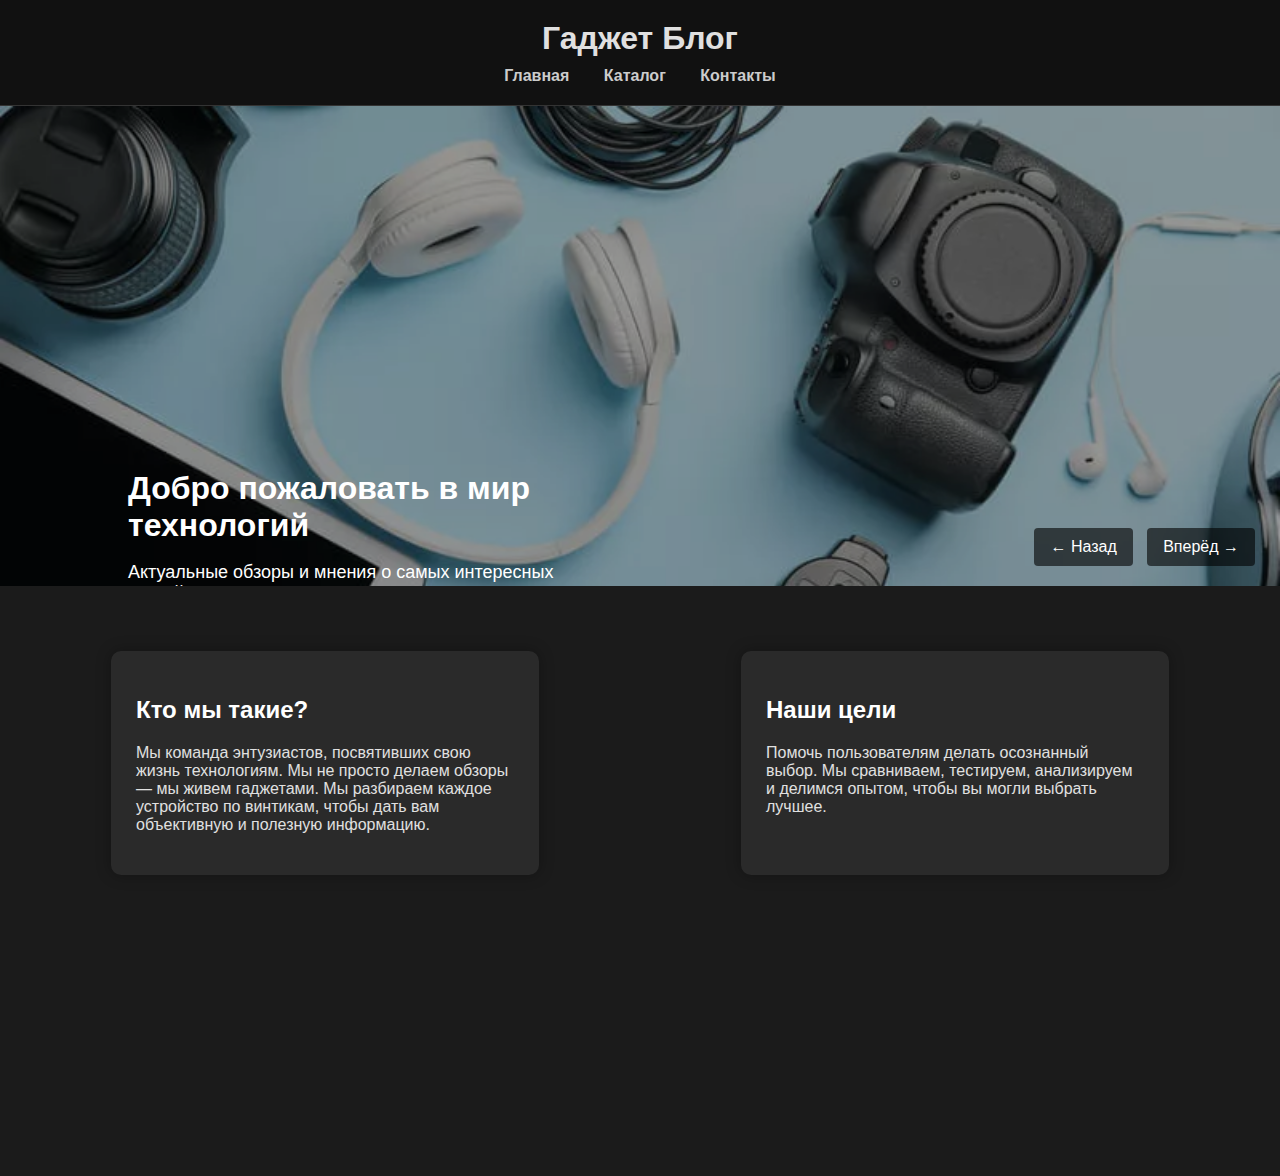
<file: index.html>
<!DOCTYPE html>
<html lang="ru">
<head>
  <meta charset="UTF-8" />
  <meta name="viewport" content="width=device-width, initial-scale=1.0"/>
  <title>Гаджет Блог | Главная</title>
  <link rel="stylesheet" href="style.css" />
</head>
<body>
  <header>
    <div class="container">
      <h1>Гаджет Блог</h1>
      <nav>
      <a href="index.html">Главная</a>
      <a href="catalog.html">Каталог</a>
      <a href="contact.html">Контакты</a>
    </nav>
    </div>
  </header>

  <section class="slider">
  <div class="slide active">
    <img src="images/slide1.webp" alt="Баннер 1" />
    <div class="slide-text">
      <h2>Добро пожаловать в мир технологий</h2>
      <p>Актуальные обзоры и мнения о самых интересных устройствах нашего времени.</p>
    </div>
  </div>

  <div class="slide">
    <img src="images/slide2.webp" alt="Баннер 2" />
    <div class="slide-text">
      <h2>Сравнения и тесты устройств</h2>
      <p>Мы делаем честные обзоры, чтобы вы могли выбрать лучшее.</p>
    </div>
  </div>

  <div class="slide">
    <img src="images/slide3.jpg" alt="Баннер 3" />
    <div class="slide-text">
      <h2>Глубокие обзоры смартфонов и гаджетов</h2>
      <p>Узнайте, что скрывается за техническими характеристиками.</p>
    </div>
  </div>

  <div class="slider-controls">
    <button class="slider-prev">← Назад</button>
    <button class="slider-next">Вперёд →</button>
  </div>
</section>


  <section class="info">
    <div class="info-block scroll-ready left">
      <h2>Кто мы такие?</h2>
      <p>Мы команда энтузиастов, посвятивших свою жизнь технологиям. Мы не просто делаем обзоры — мы живем гаджетами. Мы разбираем каждое устройство по винтикам, чтобы дать вам объективную и полезную информацию.</p>
    </div>
    <div class="info-block scroll-ready right">
      <h2>Наши цели</h2>
      <p>Помочь пользователям делать осознанный выбор. Мы сравниваем, тестируем, анализируем и делимся опытом, чтобы вы могли выбрать лучшее.</p>
    </div>
    <div class="info-block scroll-ready left">
      <h2>Что вы найдёте у нас?</h2>
      <ul>
        <li>Глубокие обзоры смартфонов, ноутбуков, смарт-часов и аксессуаров</li>
        <li>Сравнительные тесты и рейтинги</li>
        <li>Технологические новости и аналитика</li>
      </ul>
    </div>
  </section>
  <script src="script.js"></script>
</body>
</html>
</file>
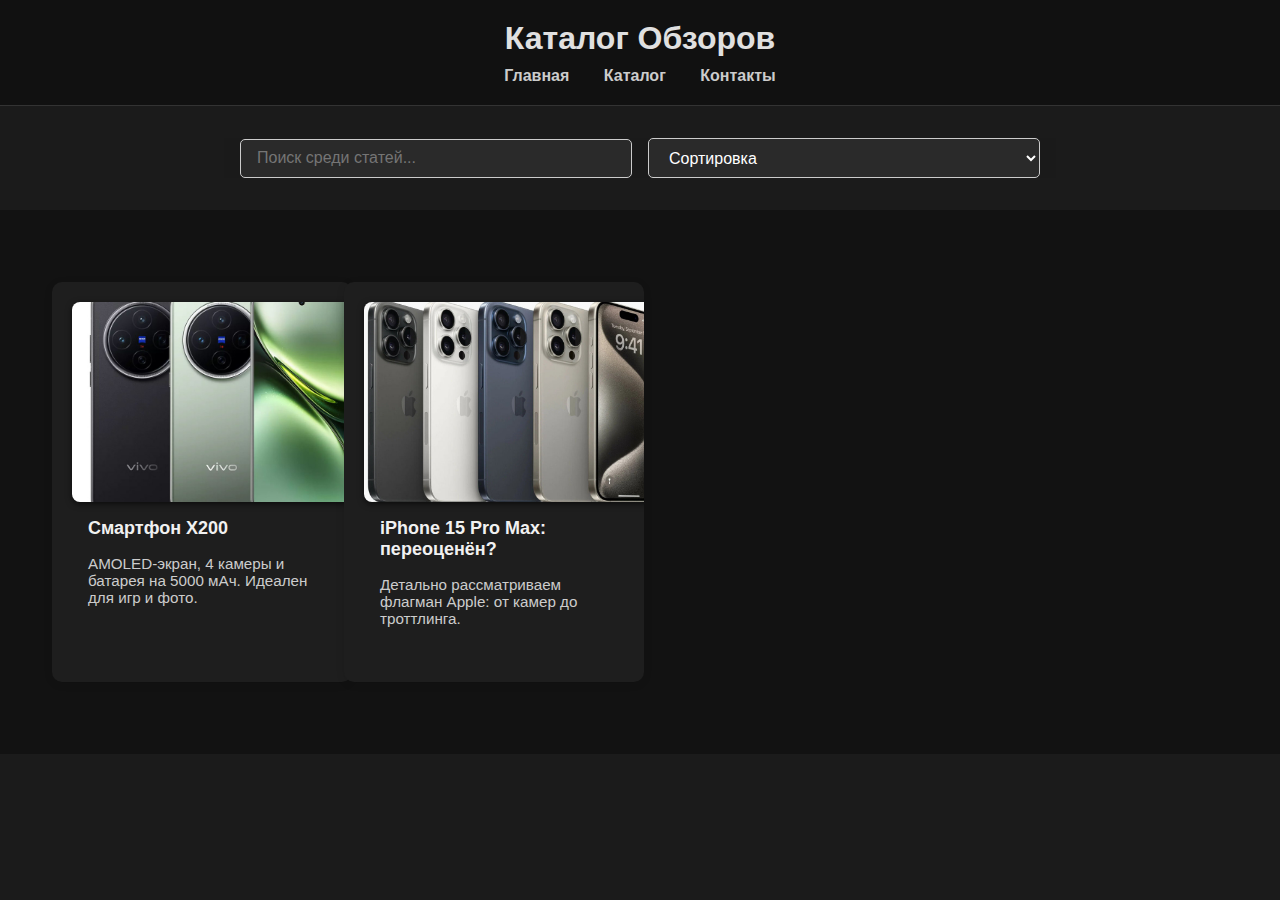
<file: catalog.html>
<!DOCTYPE html>
<html lang="ru">
<head>
  <meta charset="UTF-8" />
  <meta name="viewport" content="width=device-width, initial-scale=1.0"/>
  <title>Гаджет Блог | Каталог</title>
  <link rel="stylesheet" href="style.css" />

</head>
<body>
  <header>
    <div class="container">
      <h1>Каталог Обзоров</h1>
      <nav>
        <a href="index.html">Главная</a>
        <a href="catalog.html">Каталог</a>
        <a href="contact.html">Контакты</a>
      </nav>
    </div>
  </header>

  <section class="search-sort">
  <input type="text" placeholder="Поиск среди статей..." id="searchField" />
  <select id="sortSelect">
    <option value="default">Сортировка</option>
    <option value="title">По названию (А-Я)</option>
    <option value="rating">По рейтингу (по убыванию)</option>
  </select>
</section>


  <section class="catalog">
    <div class="items">

      <div class="item" data-name="x200" data-price="499">
        <a href="item.html">
          <img src="images/x200_main.jpg" alt="Смартфон X200">
          <h3>Смартфон X200</h3>
          <p>AMOLED-экран, 4 камеры и батарея на 5000 мАч. Идеален для игр и фото.</p>
        </a>
      </div>

      <div class="item" data-category="смартфоны" data-rating="5">
        <a href="item.html">
          <img src="images/iphone15.jpg" alt="iPhone 15 Pro Max" />
          <h3>iPhone 15 Pro Max: переоценён?</h3>
          <p>Детально рассматриваем флагман Apple: от камер до троттлинга.</p>
        </a>
      </div>

      <div class="item" data-category="ноутбуки" data-rating="4">
        <a href="*">
          <img src="images/zenbook-vs-mac.jpg" alt="ASUS vs MacBook" />
          <h3>ASUS ZenBook 14 vs MacBook Air M2</h3>
          <p>Сравнение для учёбы и работы: кто победит в битве ультрабуков?</p>
        </a>
      </div>

      <div class="item" data-category="смарт-часы" data-rating="3">
        <a href="*">
          <img src="images/galaxywatch6.jpg" alt="Galaxy Watch 6" />
          <h3>Galaxy Watch 6 — шаг вперёд?</h3>
          <p>Что нового в сравнении с предыдущей моделью? Разбираем обновления.</p>
        </a>
      </div>

      <div class="item" data-category="гарнитуры" data-rating="4">
        <a href="*">
          <img src="images/sony-wh1000xm5.jpg" alt="Sony WH-1000XM5" />
          <h3>Sony WH-1000XM5 — звук без компромиссов</h3>
          <p>Тестируем шумоподавление, звук, микрофон и автономность.</p>
        </a>
      </div>

      <div class="item" data-category="планшеты" data-rating="2">
        <a href="*">
          <img src="images/ipad10.png" alt="iPad 10" />
          <h3>iPad 10 — странная эволюция</h3>
          <p>Спорные решения Apple: интерфейс, аксессуары, цена.</p>
        </a>
      </div>


    </div>
  </section>
  <script src="catalog.js"></script>
</body>
</html>
</file>
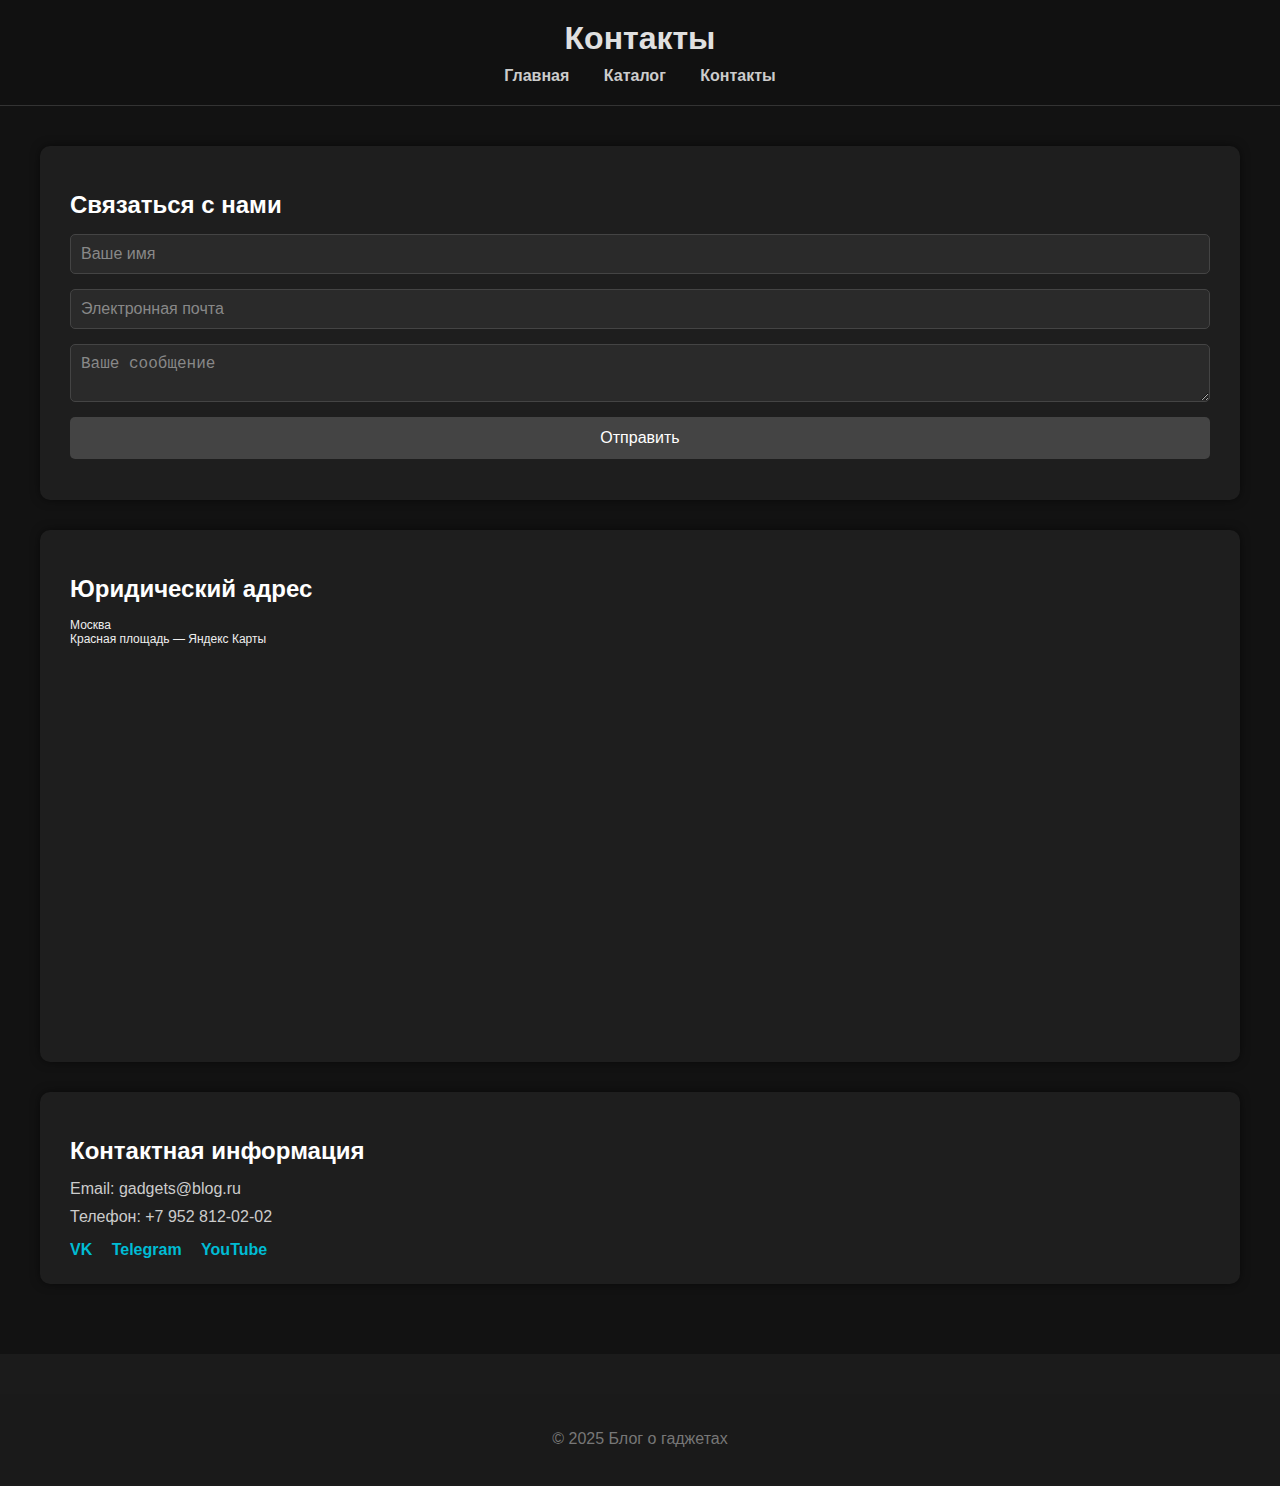
<file: contact.html>
<!DOCTYPE html>
<html lang="ru">
<head>
  <meta charset="UTF-8" />
  <meta name="viewport" content="width=device-width, initial-scale=1.0"/>
  <title>Контакты</title>
  <link rel="stylesheet" href="style.css" />
</head>
<body>
  <header>
    <h1>Контакты</h1>
    <nav>
      <a href="index.html">Главная</a>
      <a href="catalog.html">Каталог</a>
      <a href="contact.html">Контакты</a>
    </nav>
  </header>

  <main class="contact-page">
    <section class="contact-form">
      <h2>Связаться с нами</h2>
      <form id="contactForm" novalidate>
        <input type="text" id="name" placeholder="Ваше имя" required />
        <input type="email" id="email" placeholder="Электронная почта" required />
        <textarea id="message" placeholder="Ваше сообщение" required></textarea>
        <button type="submit">Отправить</button>
      </form>
      <p id="formMessage"></p>
    </section>

    <section class="map">
      <h2>Юридический адрес</h2>
        <div style="position:relative;overflow:hidden;"><a href="https://yandex.ru/maps/213/moscow/?utm_medium=mapframe&utm_source=maps" style="color:#eee;font-size:12px;position:absolute;top:0px;">Москва</a><a href="https://yandex.ru/maps/213/moscow/geo/krasnaya_ploshchad/1520633025/?indoorLevel=1&ll=37.620941%2C55.753575&utm_medium=mapframe&utm_source=maps&z=17.08" style="color:#eee;font-size:12px;position:absolute;top:14px;">Красная площадь — Яндекс Карты</a><iframe src="https://yandex.ru/map-widget/v1/?indoorLevel=1&ll=37.620941%2C55.753575&mode=search&ol=geo&ouri=ymapsbm1%3A%2F%2Fgeo%3Fdata%3DCgoxNTIwNjMzMDI1EjnQoNC-0YHRgdC40Y8sINCc0L7RgdC60LLQsCwg0JrRgNCw0YHQvdCw0Y8g0L_Qu9C-0YnQsNC00YwiCg0dfBZCFaIDX0I%2C&z=17.08" width="560" height="400" frameborder="1" allowfullscreen="true" style="position:relative;"></iframe></div>    </section>

    <section class="contacts">
      <h2>Контактная информация</h2>
      <p>Email: gadgets@blog.ru</p>
      <p>Телефон: +7 952 812-02-02</p>
      <div class="socials">
        <a href="https://vk.com" target="_blank" rel="noopener noreferrer">VK</a>
        <a href="https://t.me" target="_blank" rel="noopener noreferrer">Telegram</a>
        <a href="https://youtube.com" target="_blank" rel="noopener noreferrer">YouTube</a>
      </div>
    </section>
  </main>
  <footer>
    <p>&copy; 2025 Блог о гаджетах</p>
  </footer>
    <script src="contact.js"></script>
</body>
</html>
</file>
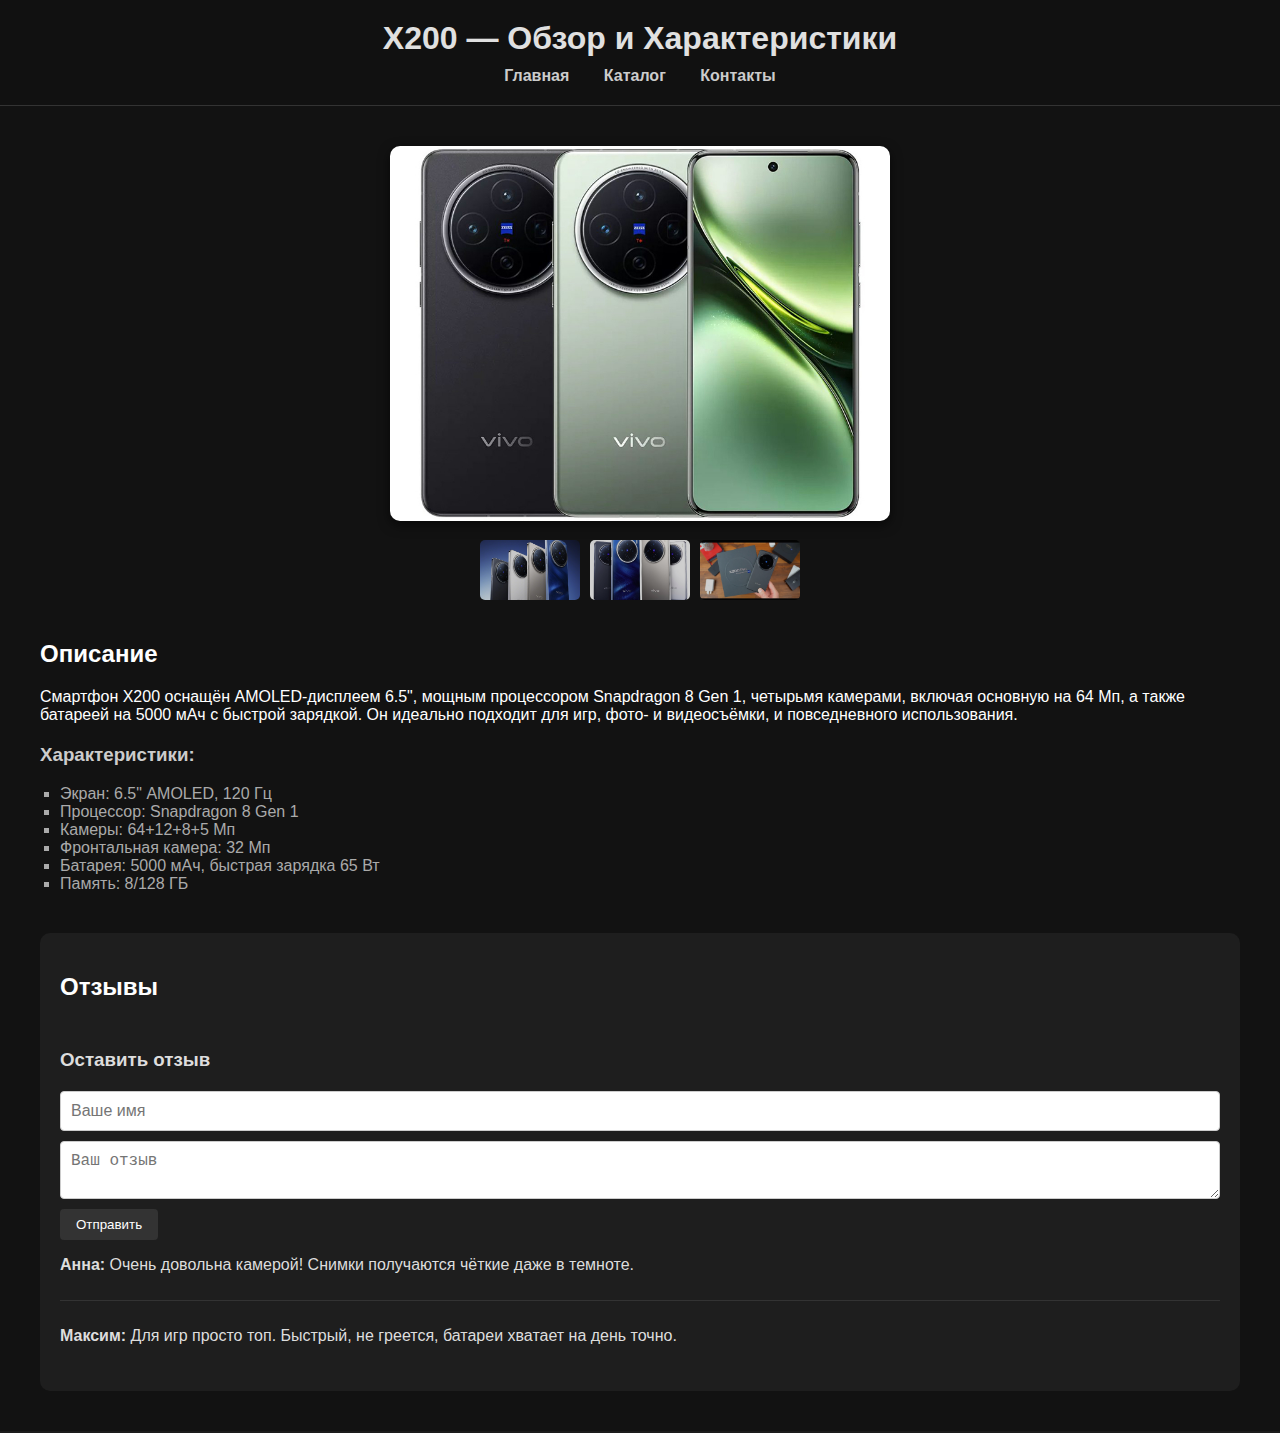
<file: item.html>
<!DOCTYPE html>
<html lang="ru">
<head>
  <meta charset="UTF-8" />
  <meta name="viewport" content="width=device-width, initial-scale=1.0"/>
  <title>X200 — Обзор и характеристики</title>
  <link rel="stylesheet" href="style.css" />
</head>
<body>
  <header>
    <div class="container">
      <h1>X200 — Обзор и Характеристики</h1>
      <nav>
        <a href="index.html">Главная</a>
        <a href="catalog.html">Каталог</a>
        <a href="contact.html">Контакты</a>
      </nav>
    </div>
  </header>

  <main class="product-page">
    <section class="gallery">
      <img src="images/x200_main.jpg" alt="X200 Основное изображение" class="main-img">
      <div class="thumbnails">
        <img src="images/x200_1.jpg" alt="X200 фото 1">
        <img src="images/x200_2.jpg" alt="X200 фото 2">
        <img src="images/x200_3.jpg" alt="X200 фото 3">
      </div>
    </section>

    <section class="description">
      <h2>Описание</h2>
      <p>
        Смартфон X200 оснащён AMOLED-дисплеем 6.5", мощным процессором Snapdragon 8 Gen 1, четырьмя камерами, включая основную на 64 Мп,
        а также батареей на 5000 мАч с быстрой зарядкой. Он идеально подходит для игр, фото- и видеосъёмки, и повседневного использования.
      </p>

      <h3>Характеристики:</h3>
      <ul>
        <li>Экран: 6.5" AMOLED, 120 Гц</li>
        <li>Процессор: Snapdragon 8 Gen 1</li>
        <li>Камеры: 64+12+8+5 Мп</li>
        <li>Фронтальная камера: 32 Мп</li>
        <li>Батарея: 5000 мАч, быстрая зарядка 65 Вт</li>
        <li>Память: 8/128 ГБ</li>
      </ul>
    </section>

    <section class="reviews">
      <h2>Отзывы</h2>
      <div class="review">
      <h3>Оставить отзыв</h3>
      <form id="reviewForm">
        <input type="text" id="reviewName" placeholder="Ваше имя" required />
        <textarea id="reviewText" placeholder="Ваш отзыв" required></textarea>
        <button type="submit">Отправить</button>
      </form>
        <p><strong>Анна:</strong> Очень довольна камерой! Снимки получаются чёткие даже в темноте.</p>
      </div>
      <div class="review">
        <p><strong>Максим:</strong> Для игр просто топ. Быстрый, не греется, батареи хватает на день точно.</p>
      </div>
    </section>
  </main>
  <script src="item.js"></script>
</body>
</html>
</file>
<file: style.css>
body {
  font-family: "Segoe UI", sans-serif;
  margin: 0;
  padding: 0;
  background-color: #1b1b1b;
  color: #e0e0e0;
}

a {
  text-decoration: none;
  color: #cccccc;
}

a:hover {
  color: #ffffff;
}
 
/* Шапка */
header {
  background-color: #111;
  padding: 20px 0;
  border-bottom: 1px solid #333;
}

header h1 {
  margin: 0;
  text-align: center;
  font-size: 32px;
}

nav {
  text-align: center;
  margin-top: 10px;
}

nav a {
  margin: 0 15px;
  font-weight: bold;
}

.container {
  width: 90%;
  max-width: 1200px;
  margin: 0 auto;
}

/* Слайдер */
.slider {
  position: relative;
  width: 100%;
  max-height: 480px;
  overflow: hidden;
  margin-bottom: 40px;
}

.slide {
  display: none;
  position: absolute;
  width: 100%;
  height: 100%;
  animation: fade 1s ease-in-out;
}

.slide img {
  width: 100%;
  height: auto;
  display: block;
  object-fit: cover;
  filter: brightness(0.6);
}

.slide.active {
  display: block;
  position: relative;
}

.slide-text {
  position: absolute;
  top: 50%;
  left: 10%;
  transform: translateY(-50%);
  color: white;
  z-index: 2;
  max-width: 500px;
}

.slide-text h2 {
  font-size: 32px;
  margin-bottom: 10px;
}

.slide-text p {
  font-size: 18px;
}

.slider-controls {
  position: absolute;
  bottom: 20px;
  right: 20px;
  z-index: 3;
}

.slider-controls button {
  background-color: rgba(0, 0, 0, 0.6);
  color: white;
  border: none;
  padding: 10px 16px;
  margin: 0 5px;
  cursor: pointer;
  font-size: 16px;
  border-radius: 4px;
}

.slider-controls button:hover {
  background-color: rgba(0, 0, 0, 0.8);
}

@keyframes fade {
  from {
    opacity: 0;
    transform: scale(1.02);
  }
  to {
    opacity: 1;
    transform: scale(1);
  }
}


/* Инфо-блоки */
.info {
  display: flex;
  flex-wrap: wrap;
  justify-content: space-around;
  margin: 50px 0;
  padding: 0 10px;
}

.info-block {
  background-color: #2a2a2a;
  padding: 25px;
  margin: 15px;
  border-radius: 10px;
  width: 30%;
  min-width: 250px;
  box-shadow: 0 0 15px rgba(0,0,0,0.3);
}

.info-block h2 {
  color: #ffffff;
}

.info-block ul {
  padding-left: 20px;
  color: #b0b0b0;
}

.catalog {
  padding: 40px;
  background-color: #121212;
  color: #fff;
}

.items {
  display: grid;
  grid-template-columns: repeat(auto-fill, minmax(250px, 1fr));
  gap: 2rem;
  padding: 2rem;
  justify-items: center;
  align-items: start;
}

.item {
  width: 100%;
  max-width: 300px;
  height: 360px;
  background: #f5f5f5;
  border-radius: 10px;
  overflow: hidden;
  box-shadow: 0 2px 8px rgba(0,0,0,0.1);
  transition: transform 0.3s ease;
  background-color: #1e1e1e;
  padding: 20px;
}

.item:hover {
  transform: scale(1.02);
}

.item img {
  width: 300px;
  height: 200px;
  display: block;
  object-fit: cover;
  border-radius: 8px;
  margin-bottom: 15px;
  box-shadow: 0 2px 6px rgba(0, 0, 0, 0.6);
}

.item h3 {
  margin: 1rem;
  font-size: 1.1rem;
  font-size: 18px;
  color: #f1f1f1;
}

.item p {
  margin: 0 1rem 1rem;
  font-size: 0.95rem;
  color: #ccc;
}

.search-sort {
  display: flex;
  justify-content: space-between;
  align-items: center;
  padding: 20px 40px;
  background-color: #1a1a1a;
}

.search-sort input,
.search-sort select {
  padding: 10px;
  border-radius: 5px;
  border: none;
  background-color: #2a2a2a;
  color: #fff;
  width: 48%;
  font-size: 14px;
}

.product-page {
  padding: 40px;
  background-color: #121212;
  color: #fff;
}

.gallery {
  text-align: center;
  margin-bottom: 40px;
}

.gallery .main-img {
  width: 100%;
  max-width: 500px;
  border-radius: 10px;
  box-shadow: 0 4px 12px rgba(0, 0, 0, 0.6);
}

.thumbnails {
  display: flex;
  justify-content: center;
  gap: 10px;
  margin-top: 15px;
}

.thumbnails img {
  width: 100px;
  height: 60px;
  object-fit: cover;
  border-radius: 5px;
  opacity: 0.8;
  transition: opacity 0.3s;
}

.thumbnails img:hover {
  opacity: 1;
}

.description {
  margin-bottom: 40px;
}

.description h3 {
  margin-top: 20px;
  color: #ccc;
}

.description ul {
  list-style: square;
  padding-left: 20px;
  color: #aaa;
}

.reviews {
  background-color: #1e1e1e;
  padding: 20px;
  border-radius: 10px;
}

.reviews h2 {
  margin-bottom: 20px;
}

.review {
  border-bottom: 1px solid #333;
  padding: 10px 0;
  color: #ddd;
}

.review:last-child {
  border-bottom: none;
}

/* Общий стиль для страницы контактов */
.contact-page {
  padding: 40px;
  background-color: #121212;
  color: #f0f0f0;
  font-family: Arial, sans-serif;
}

.contact-form,
.map,
.contacts {
  background-color: #1e1e1e;
  padding: 25px 30px;
  margin-bottom: 30px;
  border-radius: 10px;
  box-shadow: 0 0 10px rgba(0,0,0,0.5);
}

.contact-page h2 {
  color: #ffffff;
  margin-bottom: 15px;
}

.contact-form form {
  display: flex;
  flex-direction: column;
  gap: 15px;
}

.contact-form input,
.contact-form textarea {
  background-color: #2a2a2a;
  color: #fff;
  border: 1px solid #444;
  border-radius: 5px;
  padding: 10px;
  font-size: 16px;
  resize: vertical;
}

.contact-form input::placeholder,
.contact-form textarea::placeholder {
  color: #888;
}

.contact-form button {
  background-color: #444;
  color: #fff;
  border: none;
  padding: 12px;
  font-size: 16px;
  border-radius: 5px;
  cursor: pointer;
  transition: background-color 0.3s;
}

.contact-form button:hover {
  background-color: #666;
}

.map iframe {
  width: 100%;
  height: 400px;
  border: none;
  border-radius: 10px;
  margin-top: 15px;
}

.contacts p {
  margin: 10px 0;
  color: #ccc;
}

.socials {
  margin-top: 15px;
}

.socials a {
  display: inline-block;
  margin-right: 15px;
  text-decoration: none;
  color: #00bcd4;
  font-weight: bold;
  transition: color 0.3s;
}

.socials a:hover {
  color: #00ffff;
}

footer {
  background-color: #1a1a1a;
  color: #777;
  text-align: center;
  padding: 20px;
  margin-top: 40px;
}

.scroll-ready {
  opacity: 0;
  transition: opacity 0.8s ease, transform 0.8s ease;
}

.scroll-ready.left {
  transform: translateX(-100px);
}

.scroll-ready.right {
  transform: translateX(100px);
}

.scroll-ready.visible {
  opacity: 1;
  transform: translateX(0);
}

.search-sort {
  display: flex;
  justify-content: space-between;
  align-items: center;
  gap: 1rem;
  max-width: 800px;
  margin: 2rem auto;
  padding: 0 1rem;
}

.search-sort input,
.search-sort select {
  padding: 0.6rem 1rem;
  font-size: 1rem;
  border: 1px solid #ccc;
  border-radius: 5px;
  flex: 1;
}

.pagination {
  text-align: center;
  margin-top: 30px;
}

.pagination button {
  margin: 0 5px;
  padding: 6px 12px;
  border: none;
  background-color: #eee;
  cursor: pointer;
  transition: 0.3s;
}

.pagination button:hover {
  background-color: #ccc;
}

.pagination button.active-page {
  background-color: #333;
  color: white;
}

form#reviewForm {
  margin-top: 20px;
  display: flex;
  flex-direction: column;
  gap: 10px;
}

#reviewForm input,
#reviewForm textarea {
  padding: 10px;
  font-size: 16px;
  border: 1px solid #ccc;
  border-radius: 4px;
  resize: vertical;
}

#reviewForm button {
  align-self: flex-start;
  padding: 8px 16px;
  background-color: #333;
  color: white;
  border: none;
  border-radius: 4px;
  cursor: pointer;
}

#reviewForm button:hover {
  background-color: #555;
}
</file>
